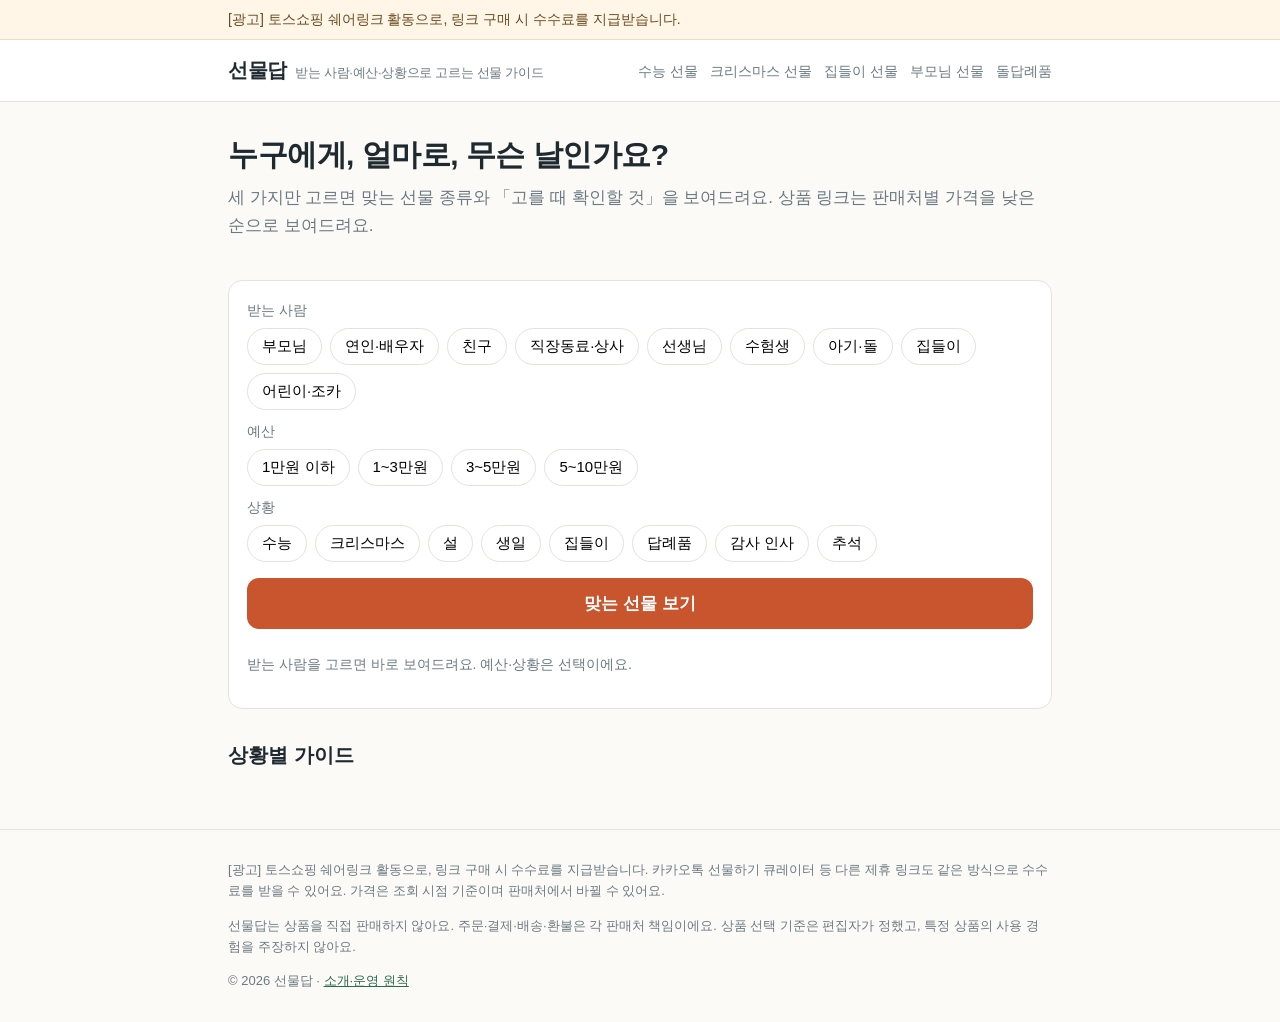
<file: index.html>
<!doctype html><html lang="ko"><head><meta charset="utf-8"><meta name="viewport" content="width=device-width,initial-scale=1">
<title>선물답 — 받는 사람·예산·상황으로 고르는 선물 가이드</title><meta name="description" content="받는 사람, 예산, 상황을 고르면 맞는 선물 종류 3~5개와 고르는 기준을 보여드려요. 수능·크리스마스·집들이·부모님·돌답례품 가이드."><meta name="robots" content="noindex,nofollow">
<link rel="canonical" href="https://seudw79-sketch.github.io/seonmuldap/index.html"><meta property="og:type" content="website"><meta property="og:title" content="선물답 — 받는 사람·예산·상황으로 고르는 선물 가이드"><meta property="og:description" content="받는 사람, 예산, 상황을 고르면 맞는 선물 종류 3~5개와 고르는 기준을 보여드려요. 수능·크리스마스·집들이·부모님·돌답례품 가이드."><meta property="og:url" content="https://seudw79-sketch.github.io/seonmuldap/index.html"><meta property="og:site_name" content="선물답"><meta property="og:locale" content="ko_KR">
<link rel="stylesheet" href="style.css"><!-- GA4: set GA4_ID at build time --></head><body><div class="disc"><div class="wrap"><span>[광고] 토스쇼핑 쉐어링크 활동으로, 링크 구매 시 수수료를 지급받습니다.</span></div></div><header class="top"><div class="wrap"><a class="brand" href="index.html">선물답<small>받는 사람·예산·상황으로 고르는 선물 가이드</small></a><nav class="g"><a href="suneung.html">수능 선물</a><a href="christmas.html">크리스마스 선물</a><a href="housewarming.html">집들이 선물</a><a href="parents.html">부모님 선물</a><a href="dol-return.html">돌답례품</a></nav></div></header>
<main class="wrap"><section class="hero"><h1>누구에게, 얼마로, 무슨 날인가요?</h1><p>세 가지만 고르면 맞는 선물 종류와 「고를 때 확인할 것」을 보여드려요. 상품 링크는 판매처별 가격을 낮은 순으로 보여드려요.</p></section>
<section class="card pick"><div><label>받는 사람</label><div class="chips"><button class="chip" type="button" data-group="r" data-v="parents" aria-pressed="false">부모님</button><button class="chip" type="button" data-group="r" data-v="partner" aria-pressed="false">연인·배우자</button><button class="chip" type="button" data-group="r" data-v="friend" aria-pressed="false">친구</button><button class="chip" type="button" data-group="r" data-v="coworker" aria-pressed="false">직장동료·상사</button><button class="chip" type="button" data-group="r" data-v="teacher" aria-pressed="false">선생님</button><button class="chip" type="button" data-group="r" data-v="student" aria-pressed="false">수험생</button><button class="chip" type="button" data-group="r" data-v="baby" aria-pressed="false">아기·돌</button><button class="chip" type="button" data-group="r" data-v="housewarming" aria-pressed="false">집들이</button><button class="chip" type="button" data-group="r" data-v="kid" aria-pressed="false">어린이·조카</button></div></div><div><label>예산</label><div class="chips"><button class="chip" type="button" data-group="b" data-v="b1" aria-pressed="false">1만원 이하</button><button class="chip" type="button" data-group="b" data-v="b3" aria-pressed="false">1~3만원</button><button class="chip" type="button" data-group="b" data-v="b5" aria-pressed="false">3~5만원</button><button class="chip" type="button" data-group="b" data-v="b10" aria-pressed="false">5~10만원</button></div></div><div><label>상황</label><div class="chips"><button class="chip" type="button" data-group="o" data-v="suneung" aria-pressed="false">수능</button><button class="chip" type="button" data-group="o" data-v="christmas" aria-pressed="false">크리스마스</button><button class="chip" type="button" data-group="o" data-v="seollal" aria-pressed="false">설</button><button class="chip" type="button" data-group="o" data-v="birthday" aria-pressed="false">생일</button><button class="chip" type="button" data-group="o" data-v="housewarming" aria-pressed="false">집들이</button><button class="chip" type="button" data-group="o" data-v="return_gift" aria-pressed="false">답례품</button><button class="chip" type="button" data-group="o" data-v="thanks" aria-pressed="false">감사 인사</button><button class="chip" type="button" data-group="o" data-v="chuseok" aria-pressed="false">추석</button></div></div><button class="go" id="go" type="button">맞는 선물 보기</button><p class="note" id="hint">받는 사람을 고르면 바로 보여드려요. 예산·상황은 선택이에요.</p></section>
<section class="result" id="result" aria-live="polite"></section>
<section><h2 style="font-size:20px;margin-top:30px">상황별 가이드</h2><div class="grid"></div></section></main><script src="app.js"></script><footer><div class="wrap"><p>[광고] 토스쇼핑 쉐어링크 활동으로, 링크 구매 시 수수료를 지급받습니다. 카카오톡 선물하기 큐레이터 등 다른 제휴 링크도 같은 방식으로 수수료를 받을 수 있어요. 가격은 조회 시점 기준이며 판매처에서 바뀔 수 있어요.</p><p>선물답는 상품을 직접 판매하지 않아요. 주문·결제·배송·환불은 각 판매처 책임이에요. 상품 선택 기준은 편집자가 정했고, 특정 상품의 사용 경험을 주장하지 않아요.</p><p>© 2026 선물답 · <a href="about.html">소개·운영 원칙</a></p></div></footer></body></html>
</file>
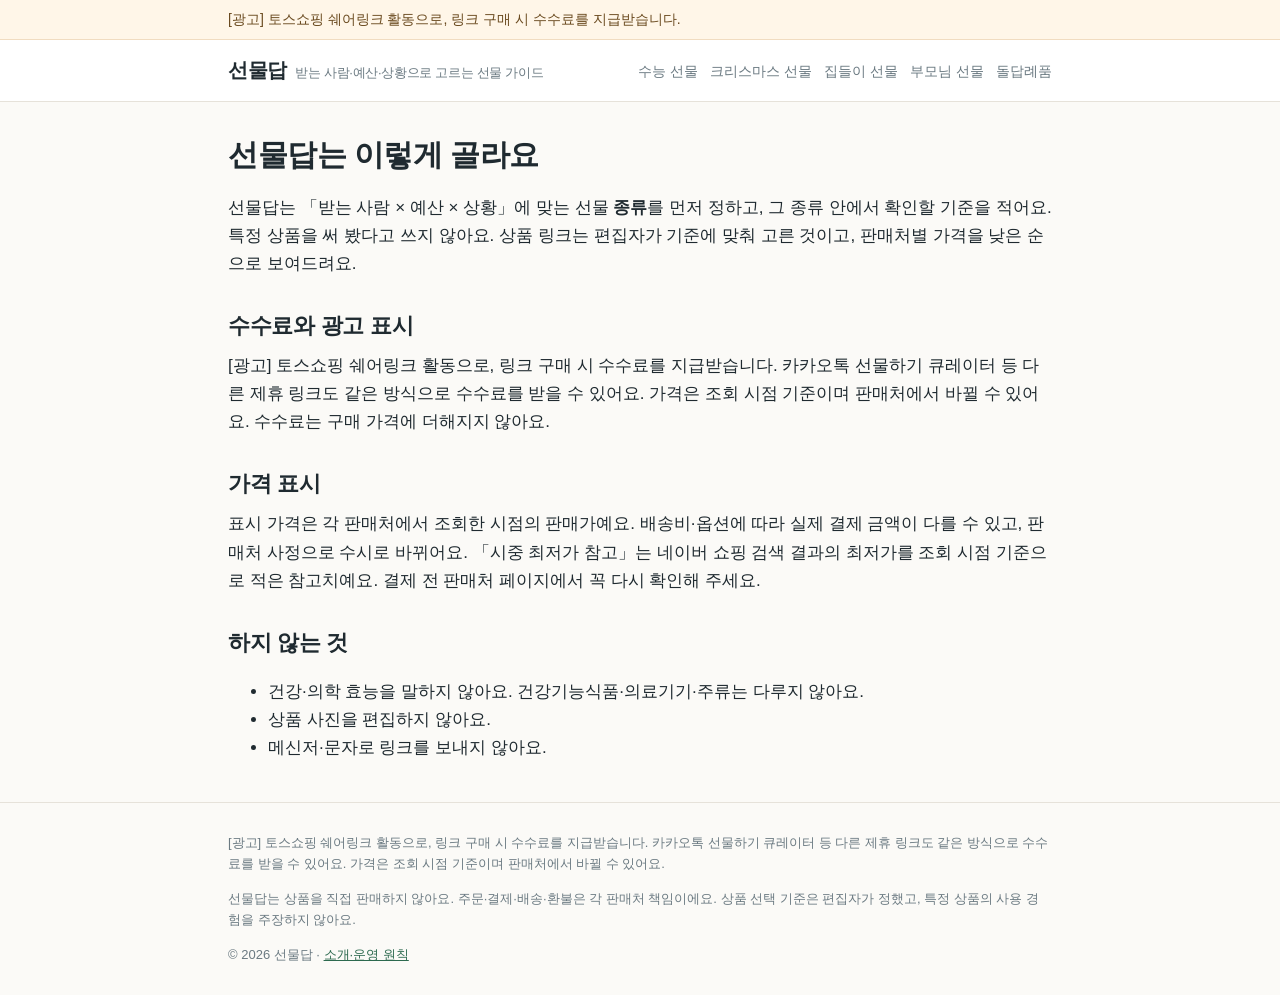
<file: about.html>
<!doctype html><html lang="ko"><head><meta charset="utf-8"><meta name="viewport" content="width=device-width,initial-scale=1">
<title>소개·운영 원칙 | 선물답</title><meta name="description" content="선물답가 선물을 고르는 방식과 수수료·가격 표시 원칙."><meta name="robots" content="noindex,nofollow">
<link rel="canonical" href="https://seudw79-sketch.github.io/seonmuldap/about.html"><meta property="og:type" content="website"><meta property="og:title" content="소개·운영 원칙 | 선물답"><meta property="og:description" content="선물답가 선물을 고르는 방식과 수수료·가격 표시 원칙."><meta property="og:url" content="https://seudw79-sketch.github.io/seonmuldap/about.html"><meta property="og:site_name" content="선물답"><meta property="og:locale" content="ko_KR">
<link rel="stylesheet" href="style.css"><!-- GA4: set GA4_ID at build time --></head><body><div class="disc"><div class="wrap"><span>[광고] 토스쇼핑 쉐어링크 활동으로, 링크 구매 시 수수료를 지급받습니다.</span></div></div><header class="top"><div class="wrap"><a class="brand" href="index.html">선물답<small>받는 사람·예산·상황으로 고르는 선물 가이드</small></a><nav class="g"><a href="suneung.html">수능 선물</a><a href="christmas.html">크리스마스 선물</a><a href="housewarming.html">집들이 선물</a><a href="parents.html">부모님 선물</a><a href="dol-return.html">돌답례품</a></nav></div></header><main class="wrap"><article><section class="hero"><h1>선물답는 이렇게 골라요</h1></section>
<p>선물답는 「받는 사람 × 예산 × 상황」에 맞는 선물 <b>종류</b>를 먼저 정하고, 그 종류 안에서 확인할 기준을 적어요. 특정 상품을 써 봤다고 쓰지 않아요. 상품 링크는 편집자가 기준에 맞춰 고른 것이고, 판매처별 가격을 낮은 순으로 보여드려요.</p>
<h2>수수료와 광고 표시</h2><p>[광고] 토스쇼핑 쉐어링크 활동으로, 링크 구매 시 수수료를 지급받습니다. 카카오톡 선물하기 큐레이터 등 다른 제휴 링크도 같은 방식으로 수수료를 받을 수 있어요. 가격은 조회 시점 기준이며 판매처에서 바뀔 수 있어요. 수수료는 구매 가격에 더해지지 않아요.</p>
<h2>가격 표시</h2><p>표시 가격은 각 판매처에서 조회한 시점의 판매가예요. 배송비·옵션에 따라 실제 결제 금액이 다를 수 있고, 판매처 사정으로 수시로 바뀌어요. 「시중 최저가 참고」는 네이버 쇼핑 검색 결과의 최저가를 조회 시점 기준으로 적은 참고치예요. 결제 전 판매처 페이지에서 꼭 다시 확인해 주세요.</p>
<h2>하지 않는 것</h2><ul><li>건강·의학 효능을 말하지 않아요. 건강기능식품·의료기기·주류는 다루지 않아요.</li><li>상품 사진을 편집하지 않아요.</li><li>메신저·문자로 링크를 보내지 않아요.</li></ul></article></main><footer><div class="wrap"><p>[광고] 토스쇼핑 쉐어링크 활동으로, 링크 구매 시 수수료를 지급받습니다. 카카오톡 선물하기 큐레이터 등 다른 제휴 링크도 같은 방식으로 수수료를 받을 수 있어요. 가격은 조회 시점 기준이며 판매처에서 바뀔 수 있어요.</p><p>선물답는 상품을 직접 판매하지 않아요. 주문·결제·배송·환불은 각 판매처 책임이에요. 상품 선택 기준은 편집자가 정했고, 특정 상품의 사용 경험을 주장하지 않아요.</p><p>© 2026 선물답 · <a href="about.html">소개·운영 원칙</a></p></div></footer></body></html>
</file>
<file: style.css>
:root{--bg:#fbfaf7;--ink:#1f2a30;--muted:#6b7a82;--line:#e6e2da;--accent:#c8552d;--accent2:#2d6a4f;--card:#ffffff;--radius:14px;--max:860px}
*{box-sizing:border-box}html{-webkit-text-size-adjust:100%}body{margin:0;background:var(--bg);color:var(--ink);font-family:-apple-system,BlinkMacSystemFont,"Apple SD Gothic Neo","Pretendard","Noto Sans KR",sans-serif;line-height:1.65;font-size:17px}
a{color:var(--accent2)}.wrap{max-width:var(--max);margin:0 auto;padding:0 18px}
.disc{background:#fff6e8;border-bottom:1px solid #f1dcc0;color:#6a4a1f;font-size:14px;padding:8px 0}.disc .wrap{display:flex;gap:8px;align-items:flex-start}
header.top{padding:14px 0;border-bottom:1px solid var(--line);background:#fff}header.top .wrap{display:flex;justify-content:space-between;align-items:center}
.brand{font-weight:800;font-size:20px;letter-spacing:-.3px;color:var(--ink);text-decoration:none}.brand small{font-weight:500;color:var(--muted);font-size:13px;margin-left:8px}
nav.g a{font-size:14px;margin-left:12px;color:var(--muted);text-decoration:none}nav.g a:hover{color:var(--ink)}
.hero{padding:34px 0 10px}.hero h1{font-size:30px;line-height:1.25;margin:0 0 10px;letter-spacing:-.5px}.hero p{color:var(--muted);margin:0 0 16px}
.card{background:var(--card);border:1px solid var(--line);border-radius:var(--radius);padding:18px;margin:14px 0}
.pick{display:grid;gap:10px}.pick label{font-size:14px;color:var(--muted);display:block;margin-bottom:6px}
.chips{display:flex;flex-wrap:wrap;gap:8px}.chip{border:1px solid var(--line);background:#fff;border-radius:999px;padding:8px 14px;font-size:15px;cursor:pointer;user-select:none}.chip[aria-pressed=true]{background:var(--ink);color:#fff;border-color:var(--ink)}
button.go{background:var(--accent);color:#fff;border:0;border-radius:12px;padding:14px 18px;font-size:17px;font-weight:700;width:100%;cursor:pointer;margin-top:6px}
.result h2{font-size:20px;margin:22px 0 6px}.item{border-top:1px solid var(--line);padding:16px 0}.item h3{margin:0 0 4px;font-size:18px}.item .why{margin:0 0 8px}.item .meta{font-size:14px;color:var(--muted)}
.item ul{margin:6px 0 8px 18px;padding:0;font-size:15px}.item .avoid{font-size:14px;color:#8a4b10}
.slot{display:inline-block;margin-top:8px;font-size:14px;padding:8px 12px;border-radius:10px;background:#f1efe9;color:var(--muted)}.slot.live{background:var(--accent2);color:#fff;text-decoration:none;font-weight:700}
.grid{display:grid;grid-template-columns:1fr;gap:12px}@media(min-width:640px){.grid{grid-template-columns:1fr 1fr}}
.gcard{display:block;text-decoration:none;color:var(--ink);background:#fff;border:1px solid var(--line);border-radius:var(--radius);padding:16px}.gcard b{display:block;font-size:17px;margin-bottom:4px}.gcard span{font-size:14px;color:var(--muted)}
article h2{font-size:22px;margin:30px 0 8px;letter-spacing:-.3px}article h3{font-size:18px;margin:20px 0 6px}article p{margin:0 0 12px}
.tier{border-left:4px solid var(--accent);padding-left:14px;margin:18px 0}.faq details{border-top:1px solid var(--line);padding:10px 0}.faq summary{cursor:pointer;font-weight:700}
.crit{display:grid;gap:8px}.crit div{background:#fff;border:1px solid var(--line);border-radius:10px;padding:10px 12px;font-size:15px}.crit b{display:block}
footer{margin:40px 0 30px;color:var(--muted);font-size:13px;border-top:1px solid var(--line);padding-top:16px}
.note{font-size:14px;color:var(--muted)}.badge{font-size:12px;background:#eef3f0;color:var(--accent2);border-radius:6px;padding:2px 6px;margin-left:6px}
</file>
